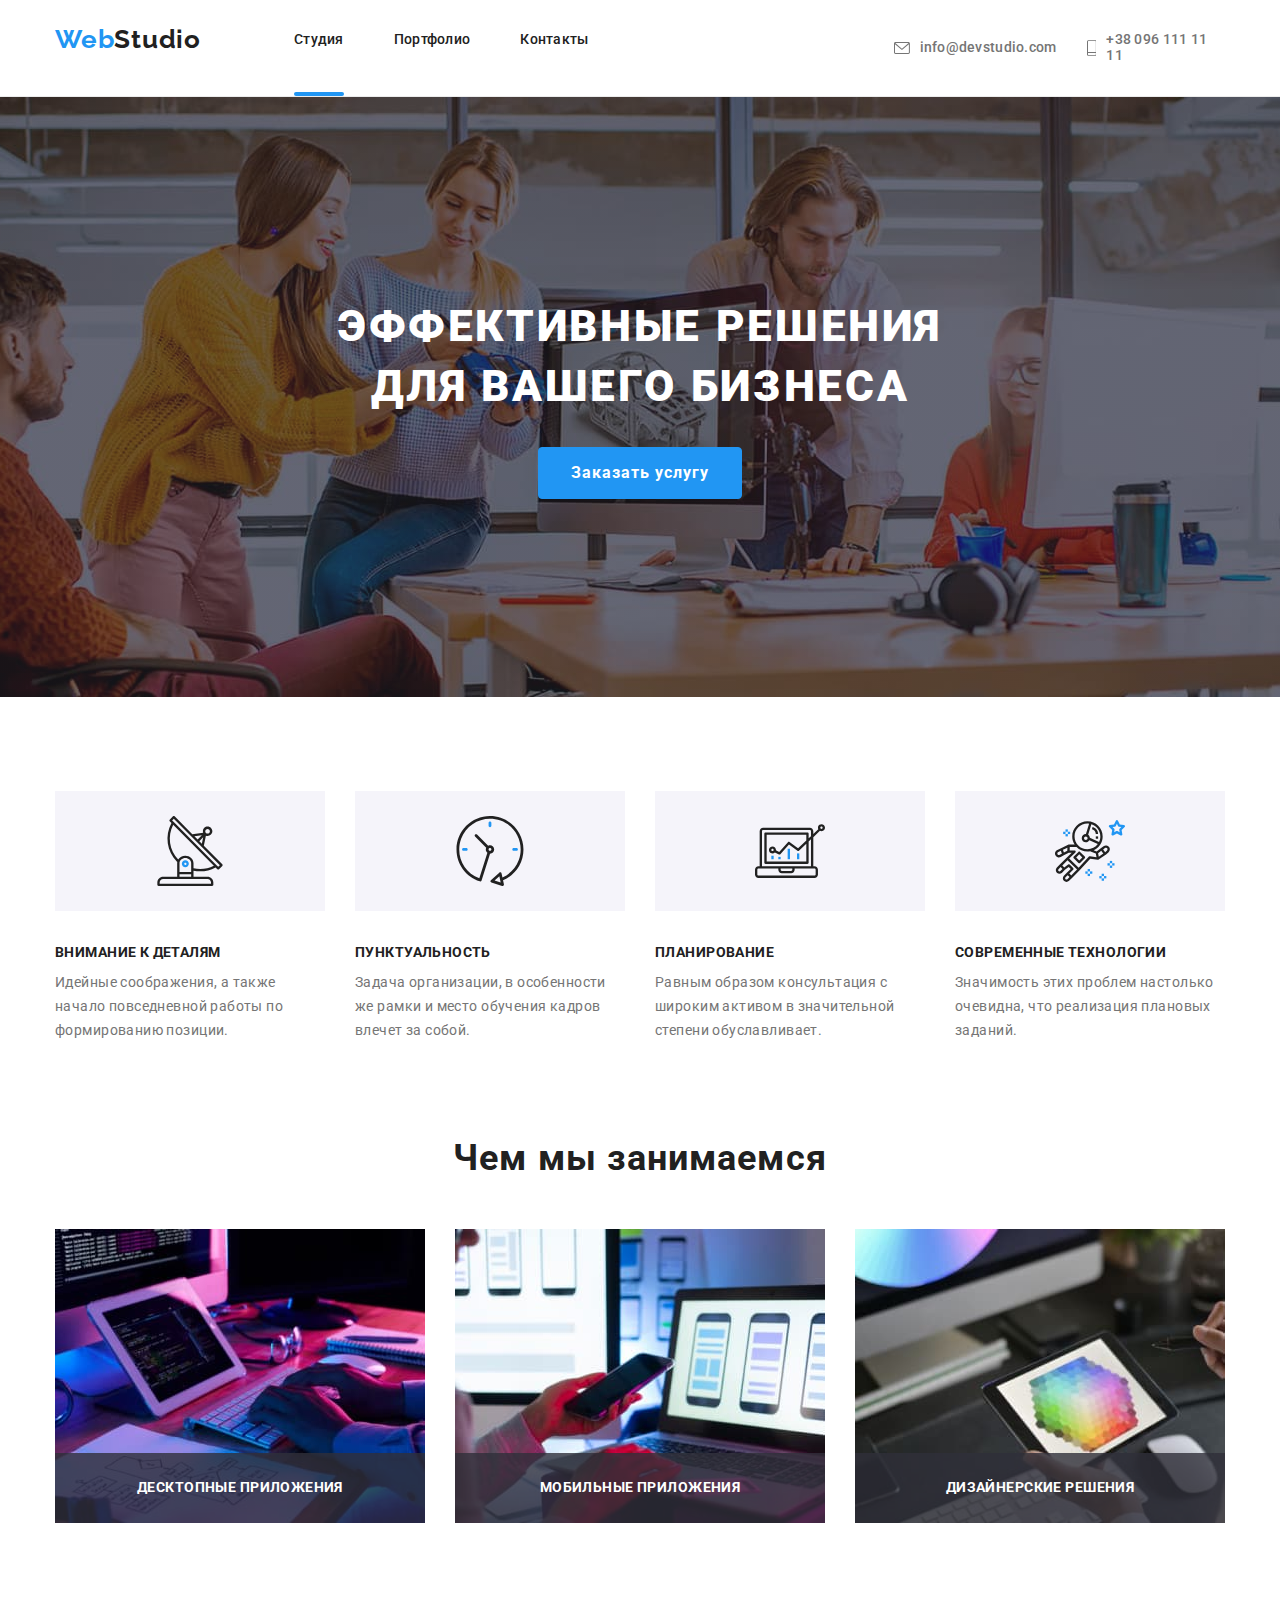
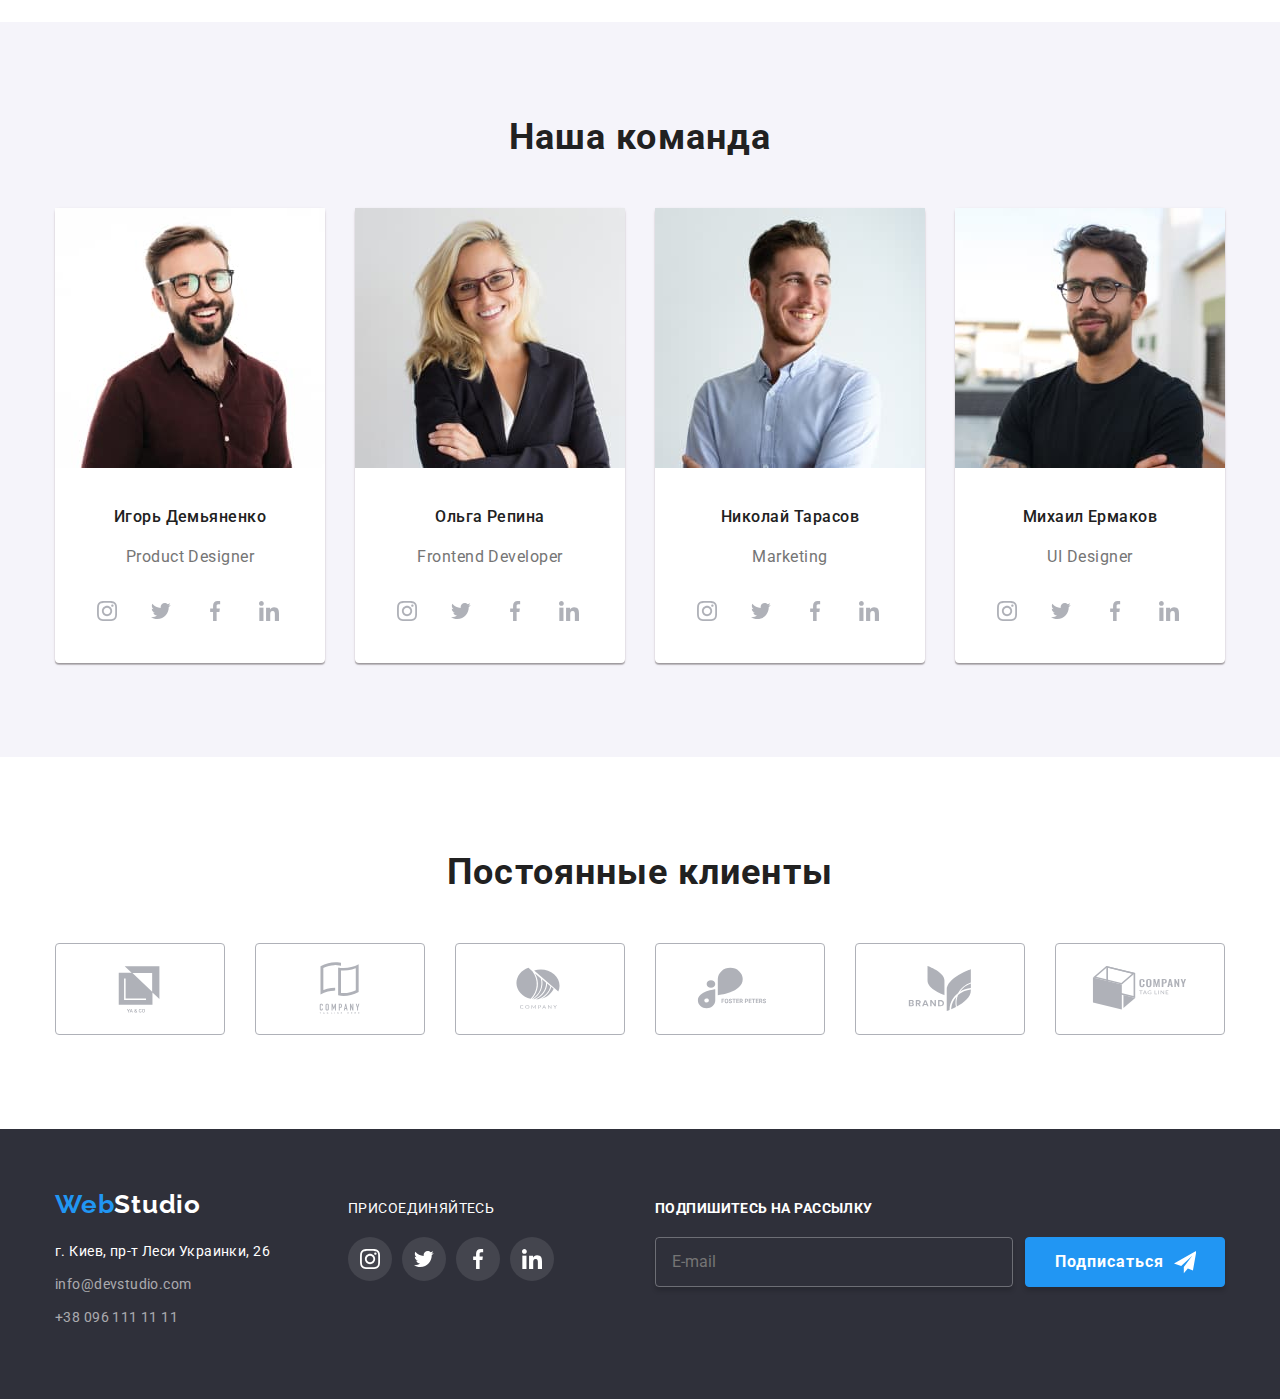
<file: index.html>
<!DOCTYPE html>
<html lang="ru">

<head>
    <meta charset="UTF-8">
    <meta http-equiv="X-UA-Compatible" content="IE=edge">
    <meta name="viewport" content="width=device-width, initial-scale=1.0">
    <title>My work</title>
    <link rel="preconnect" href="https://fonts.gstatic.com">
    <link
        href="https://fonts.googleapis.com/css2?family=Oleo+Script&family=Raleway:wght@700&family=Roboto:wght@400;500;700;900&display=swap"
        rel="stylesheet">
    <link rel="stylesheet" href="https://cdnjs.cloudflare.com/ajax/libs/modern-normalize/1.0.0/modern-normalize.css">
    <link rel="stylesheet" href="./css/main.css"/>
</head>

<body>
    <!-- Шапка сайта-->
    <header>
        <div class="cap">
            <div class="container">
                <nav class="main-nav">
                    <a lang="en" href="./index.html" class="logo">Web<samp class="color-two">Studio</samp></a>
                    <ul class="site-nav">
                        <li class="site-nav__iten"><a class="site-nav__link active" href="./index.html">Студия</a></li>
                        <li class="site-nav__iten"><a class="site-nav__link" href="./portfolio.html">Портфолио</a></li>
                        <li class="site-nav__iten"><a class="site-nav__link" href="./index.html">Контакты</a></li>
                    </ul>
                    <ul class="connection">
                        <li class="connection__with-us">
                            <a class="connection__contacts" href="mailto:info@devstudio.com">
                                <svg class="connection__svg-one">
                                    <use href="./icons/sprite.svg#icon-envelope"></use>
                                </svg>
                                info@devstudio.com</a>
                        </li>
                        <li class="connection__with-us">
                            <a class="connection__contacts call" href="tel:+380961111111">
                                <svg class="connection__svg-two">
                                    <use href="./icons/sprite.svg#icon-telefone"></use>
                                </svg>
                                +38 096 111 11 11</a>
                        </li>
                    </ul>
                </nav>
            </div>
        </div>
    </header>

    <!--Основний унікальний контент-->
    <main>
        <section class="hero hero__bgr-images">
            <div class="container">
                <h1 class="hero__title">Эффективные решения <br> для вашего бизнеса</h1>
                <button class="hero-button" type="button" data-modal-open>Заказать услугу</button>
            </div>
        </section>
        <section class="information">
            <div class="container">
                <ul class="quality">
                    <li class="quality__list quality__antenna">
                        <h2 class="quality__title">Внимание к деталям</h2>
                        <p class="quality__text">Идейные соображения, а также начало повседневной работы по формированию позиции.
                        </p>
                    </li>
                    <li class="quality__list quality__clock">
                        <h2 class="quality__title">Пунктуальность</h2>
                        <p class="quality__text">Задача организации, в особенности же рамки и место обучения кадров влечет за
                            собой.</p>
                    </li>
                    <li class="quality__list quality__diagram">
                        <h2 class="quality__title">Планирование</h2>
                        <p class="quality__text">Равным образом консультация с широким активом в значительной степени
                            обуславливает.</p>
                    </li>
                    <li class="quality__list quality__astronaut">
                        <h2 class="quality__title">Современные технологии</h2>
                        <p class="quality__text">Значимость этих проблем настолько очевидна, что реализация плановых заданий.</p>
                    </li>
                </ul>
            </div>
        </section>
        <section class="work">
            <div class="container">
                <h2 class="work__title">Чем мы занимаемся</h2>
                <ul class="activity">
                    <li class="activity__image">
                        <img src="./images/img.jpg" width="370" height="294" alt="Человек пишет код">
                        <div class="activity__text">
                            <p class="activity__paragraph">ДEСКТОПНЫЕ ПРИЛОЖЕНИЯ</p>
                        </div>
                    </li>
                    <li class="activity__image">
                        <img src="./images/img1.jpg" width="370" height="294" alt="Человек делает приложения">
                        <div class="activity__text">
                            <p class="activity__paragraph">МОБИЛЬНЫЕ ПРИЛОЖЕНИЯ</p>
                        </div>
                    </li>
                    <li class="activity__image">
                        <img src="./images/img2.jpg" width="370" height="294" alt="Человек вибирает цвет">
                        <div class="activity__text">
                            <p class="activity__paragraph">ДИЗАЙНЕРСКИЕ РЕШЕНИЯ</p>
                        </div>
                    </li>
                </ul>
            </div>
        </section>
        <section class="team">
            <div class="container">
                <h2 class="team__title">Наша команда</h2>
                <ul class="our-employees">
                    <li class="our-employees__best">
                        <img class="our-employees__images" src="./images/img4.jpg" width="270" height="260"
                            alt="Игорь Демьяненко">
                        <div class="our-employees__group">
                            <h3 class="our-employees__name">Игорь Демьяненко</h3>
                            <p class="our-employees__text">Product Designer</p>
                            <ul class="social">
                                <li class="social__icons">
                                    <a href="instagram" class="social__link" target="_blank"
                                        rel="noopener noreferrer">
                                        <svg class="social__svg">
                                            <use href="./icons/sprite.svg#icon-instagram"></use>
                                        </svg>
                                    </a>
                                </li>
                                <li class="social__icons">
                                    <a href="twitter" class="social__link" target="_blank"
                                        rel="noopener noreferrer">
                                        <svg class="social__svg">
                                            <use href="./icons/sprite.svg#icon-twitter"></use>
                                        </svg>
                                    </a>
                                </li>
                                <li class="social__icons">
                                    <a href="facebook" class="social__link" target="_blank"
                                        rel="noopener noreferrer">
                                        <svg class="social__svg">
                                            <use href="./icons/sprite.svg#icon-facebook"></use>
                                        </svg>
                                    </a>
                                </li>
                                <li class="social__icons">
                                    <a href="linkedin" class="social__link" target="_blank"
                                        rel="noopener noreferrer">
                                        <svg class="social__svg">
                                            <use href="./icons/sprite.svg#icon-linkedin"></use>
                                        </svg>
                                    </a>
                                </li>
                            </ul>
                        </div>
                    </li>
                    <li class="our-employees__best">
                        <img class="our-employees__images" src="./images/img5.jpg" width="270" height="260" alt="Ольга Репина">
                        <div class="our-employees__group">
                            <h3 class="our-employees__name">Ольга Репина</h3>
                            <p class="our-employees__text">Frontend Developer</p>
                            <ul class="social">
                                <li class="social__icons">
                                    <a href="instagram" class="social__link" target="_blank"
                                        rel="noopener noreferrer">
                                        <svg class="social__svg">
                                            <use href="./icons/sprite.svg#icon-instagram"></use>
                                        </svg>
                                    </a>
                                </li>
                                <li class="social__icons">
                                    <a href="twitter" class="social__link" target="_blank"
                                        rel="noopener noreferrer">
                                        <svg class="social__svg">
                                            <use href="./icons/sprite.svg#icon-twitter"></use>
                                        </svg>
                                    </a>
                                </li>
                                <li class="social__icons">
                                    <a href="facebook" class="social__link" target="_blank"
                                        rel="noopener noreferrer">
                                        <svg class="social__svg">
                                            <use href="./icons/sprite.svg#icon-facebook"></use>
                                        </svg>
                                    </a>
                                </li>
                                <li class="social__icons">
                                    <a href="linkedin" class="social__link" target="_blank"
                                        rel="noopener noreferrer">
                                        <svg class="social__svg">
                                            <use href="./icons/sprite.svg#icon-linkedin"></use>
                                        </svg>
                                    </a>
                                </li>
                            </ul>
                        </div>
                    </li>
                    <li class="our-employees__best">
                        <img class="our-employees__images" src="./images/img6.jpg" width="270" height="260" alt="Николай Тарасов">
                        <div class="our-employees__group">
                            <h3 class="our-employees__name">Николай Тарасов</h3>
                            <p class="our-employees__text">Marketing</p>
                            <ul class="social">
                                <li class="social__icons">
                                    <a href="instagram" class="social__link" target="_blank"
                                        rel="noopener noreferrer">
                                        <svg class="social__svg">
                                            <use href="./icons/sprite.svg#icon-instagram"></use>
                                        </svg>
                                    </a>
                                </li>
                                <li class="social__icons">
                                    <a href="twitter" class="social__link" target="_blank"
                                        rel="noopener noreferrer">
                                        <svg class="social__svg">
                                            <use href="./icons/sprite.svg#icon-twitter"></use>
                                        </svg>
                                    </a>
                                </li>
                                <li class="social__icons">
                                    <a href="facebook" class="social__link" target="_blank"
                                        rel="noopener noreferrer">
                                        <svg class="social__svg">
                                            <use href="./icons/sprite.svg#icon-facebook"></use>
                                        </svg>
                                    </a>
                                </li>
                                <li class="social__icons">
                                    <a href="linkedin" class="social__link" target="_blank"
                                        rel="noopener noreferrer">
                                        <svg class="social__svg">
                                            <use href="./icons/sprite.svg#icon-linkedin"></use>
                                        </svg>
                                    </a>
                                </li>
                            </ul>
                        </div>
                    </li>
                    <li class="our-employees__best">
                        <img class="our-employees__images" src="./images/img7.jpg" width="270" height="260" alt="Михаил Ермаков">
                        <div class="our-employees__group">
                            <h3 class="our-employees__name">Михаил Ермаков</h3>
                            <p class="our-employees__text">UI Designer</p>
                            <ul class="social">
                                <li class="social__icons">
                                    <a href="instagram" class="social__link" target="_blank"
                                        rel="noopener noreferrer">
                                        <svg class="social__svg">
                                            <use href="./icons/sprite.svg#icon-instagram"></use>
                                        </svg>
                                    </a>
                                </li>
                                <li class="social__icons">
                                    <a href="twitter" class="social__link" target="_blank"
                                        rel="noopener noreferrer">
                                        <svg class="social__svg">
                                            <use href="./icons/sprite.svg#icon-twitter"></use>
                                        </svg>
                                    </a>
                                </li>
                                <li class="social__icons">
                                    <a href="facebook" class="social__link" target="_blank"
                                        rel="noopener noreferrer">
                                        <svg class="social__svg">
                                            <use href="./icons/sprite.svg#icon-facebook"></use>
                                        </svg>
                                    </a>
                                </li>
                                <li class="social__icons">
                                    <a href="linkedin" class="social__link" target="_blank"
                                        rel="noopener noreferrer">
                                        <svg class="social__svg">
                                            <use href="./icons/sprite.svg#icon-linkedin"></use>
                                        </svg>
                                    </a>
                                </li>
                            </ul>
                        </div>
                    </li>
                </ul>
            </div>
        </section>
        <section class="clients">
            <div class="container">
                <h2 class="clients__title">Постоянные клиенты</h2>
                <ul class="clients-icons">
                    <li class="clients-icons__list">
                        <a href="clients" class="clients-icons__link" target="_blank" rel="noopener noreferrer">
                            <svg class="clients-icons__svg">
                                <use href="./icons/sprite.svg#icon-client1"></use>
                            </svg>
                        </a>
                    </li>
                    <li class="clients-icons__list">
                        <a href="clients" class="clients-icons__link" target="_blank" rel="noopener noreferrer">
                            <svg class="clients-icons__svg">
                                <use href="./icons/sprite.svg#icon-client2"></use>
                            </svg>
                        </a>
                    </li>
                    <li class="clients-icons__list">
                        <a href="clients" class="clients-icons__link" target="_blank" rel="noopener noreferrer">
                            <svg class="clients-icons__svg">
                                <use href="./icons/sprite.svg#icon-client3"></use>
                            </svg>
                        </a>
                    </li>
                    <li class="clients-icons__list">
                        <a href="clients" class="clients-icons__link" target="_blank" rel="noopener noreferrer">
                            <svg class="clients-icons__svg">
                                <use href="./icons/sprite.svg#icon-client4"></use>
                            </svg>
                        </a>
                    </li>
                    <li class="clients-icons__list">
                        <a href="clients" class="clients-icons__link" target="_blank" rel="noopener noreferrer">
                            <svg class="clients-icons__svg">
                                <use href="./icons/sprite.svg#icon-client5"></use>
                            </svg>
                        </a>
                    </li>
                    <li class="clients-icons__list">
                        <a href="clients" class="clients-icons__link" target="_blank" rel="noopener noreferrer">
                            <svg class="clients-icons__svg">
                                <use href="./icons/sprite.svg#icon-client6"></use>
                            </svg>
                        </a>
                    </li>
                </ul>
            </div>
        </section>
    </main>
    <!-- Футер-->
    <footer class="component">
        <div class="container box">
            <div class="box1">
                <a class="component-logo" lang="en" href="./index.html">Web<samp
                        class="color-two-logo">Studio</samp></a>
                <address>
                    <ul class="group-address">
                        <li><a href="https://goo.gl/maps/6wd2dHKVLpy6sEME6" class="group-address__map">г. Киев, пр-т Леси Украинки,
                                26</a></li>
                        <li><a href="mailto:info@devstudio.com" class="group-address__link">info@devstudio.com</a></li>
                        <li><a href="tel:+380961111111" class="group-address__link">+38 096 111 11 11</a></li>
                    </ul>
                </address>
            </div>
            <div class="box2">
                <p class="box2__paragraph">ПРИСОЕДИНЯЙТЕСЬ</p>
                    <div class="box-social">
                    <ul class="social-footer">
                        <li class="social-footer__list">
                            <a href="instagram" class="social-footer__link" target="_blank"
                                rel="noopener noreferrer">
                                <svg class="social-footer__svg">
                                    <use href="./icons/sprite.svg#icon-instagram"></use>
                                </svg>
                            </a>
                        </li>
                        <li class="social-footer__list">
                            <a href="twitter" class="social-footer__link" target="_blank"
                                rel="noopener noreferrer">
                                <svg class="social-footer__svg">
                                    <use href="./icons/sprite.svg#icon-twitter"></use>
                                </svg>
                            </a>
                        </li>
                        <li class="social-footer__list">
                            <a href="facebook" class="social-footer__link" target="_blank"
                                rel="noopener noreferrer">
                                <svg class="social-footer__svg">
                                    <use href="./icons/sprite.svg#icon-facebook"></use>
                                </svg>
                            </a>
                        </li>
                        <li class="social-footer__list">
                            <a href="linkedin" class="social-footer__link" target="_blank"
                                rel="noopener noreferrer">
                                <svg class="social-footer__svg">
                                    <use href="./icons/sprite.svg#icon-linkedin"></use>
                                </svg>
                            </a>
                        </li>
                    </ul>
                    </div>
            </div>
            <div class="block block__box3">
                <p class="block__paragraph">ПОДПИШИТЕСЬ НА РАССЫЛКУ</p>
                <form class="form-footer">
                    <input type="email" name="user-send" placeholder="E-mail" class="form-footer__input">
                    <button type="submit" class="form-footer__button">Подписаться
                        <svg class="form-footer__icon">
                            <use href="./icons/sprite.svg#icon-send"></use>
                        </svg>
                    </button>
                </form>
            </div>
        </div>
    </footer>

    <!-- Модальне вікно -->
    <div class="backdrop is-hidden" data-modal>
        <div class="modal">
            <button class="modal__button">
                <svg class="modal__svg" data-modal-close>
                    <use href="./icons/sprite.svg#icon-button-close"></use>
                </svg>
            </button>
                <form class="contact-form">
                    <p class="contact-form__paragraph">Оставьте свои данные, мы вам перезвоним</p>
                    <div class="contact-form__box">
                        <label for="name" class="contact-form__label">Имя</label>
                        <input type="text" name="user-name" id="name" pattern="^[a-zA-ZА-Яа-яЁё\s]+$" placeholder=" "
                            class="contact-form__field contact-form__invalid" />
                        <svg class="contact-form__icon">
                            <use href="./icons/sprite.svg#icon-person"></use>
                        </svg>
                    </div>
                    <div class="contact-form__box">
                        <label for="phone" class="contact-form__label">Телефон</label>
                        <input type="tel" name="user-phone" id="phone" pattern="[0-9]{10}" placeholder=" "
                            class="contact-form__field contact-form__invalid" />
                        <svg class="contact-form__icon">
                            <use href="./icons/sprite.svg#icon-phone"></use>
                        </svg>
                    </div>
                    <div class="contact-form__box">
                        <label for="mail" class="contact-form__label">Почта</label>
                        <input type="email" name="user-email" id="mail" placeholder=" " class="contact-form__field" />
                        <svg class="contact-form__icon">
                            <use href="./icons/sprite.svg#icon-email"></use>
                        </svg>
                    </div>
                    <div class="contact-form__box">
                        <label for="comments" class="contact-form__label">Комментарий</label>
                        <textarea name="user-message" id="comments" placeholder="Введите текст"
                            class="contact-form__mesagge"></textarea>
                    </div>
                    <div class="contact-form__box1">
                        <input type="checkbox" name="user-checkbox" id="checkbox" class="contact-form__checkbox">
                        <label for="checkbox" class="contact-form__checkbox-label">Соглашаюсь с рассылкой и принимаю <a href=""
                                class="contact-form-link">Условия договора</a></label>
                    </div>
                    <div class="contact-form__box2">
                        <button type="submit" class="contact-form__button">Отправить</button>
                    </div>
                </form>
        </div>
    </div>
    
    <script src="./js/modal.js"></script>

</body>

</html>
</file>
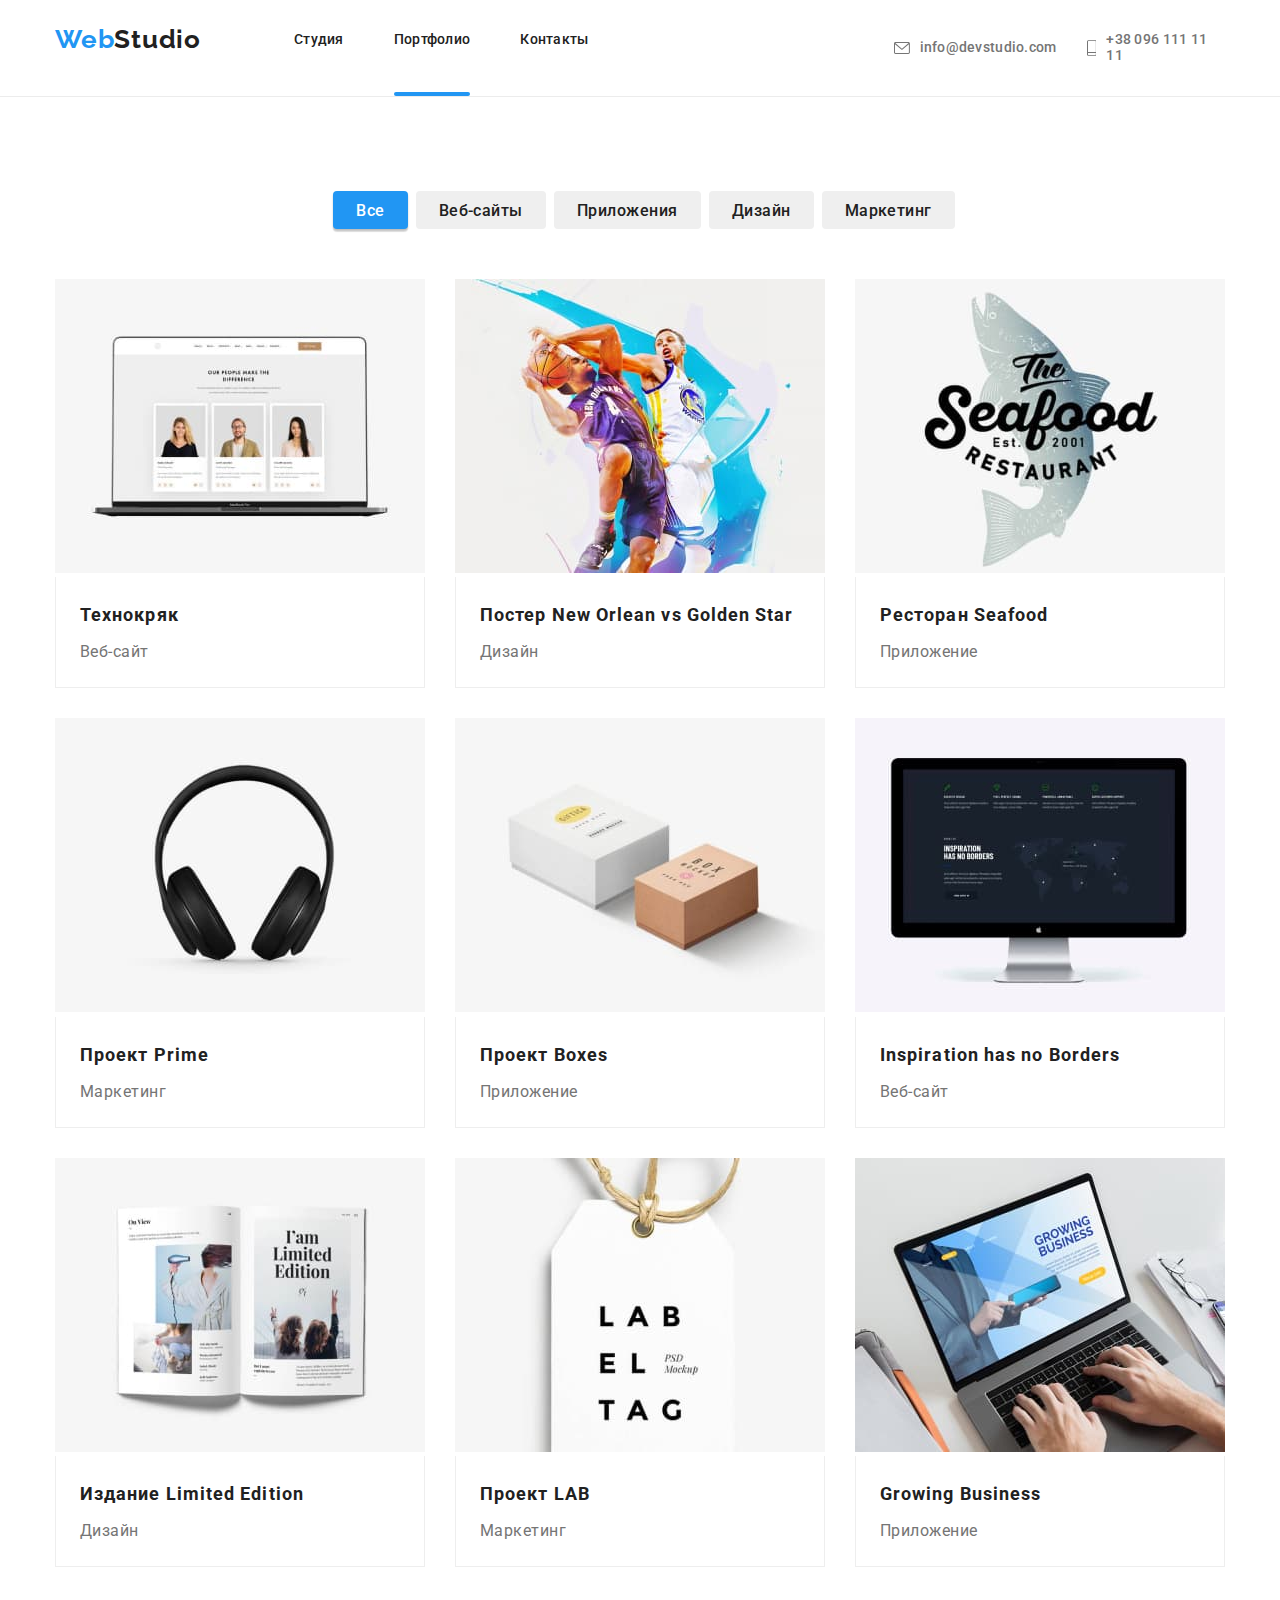
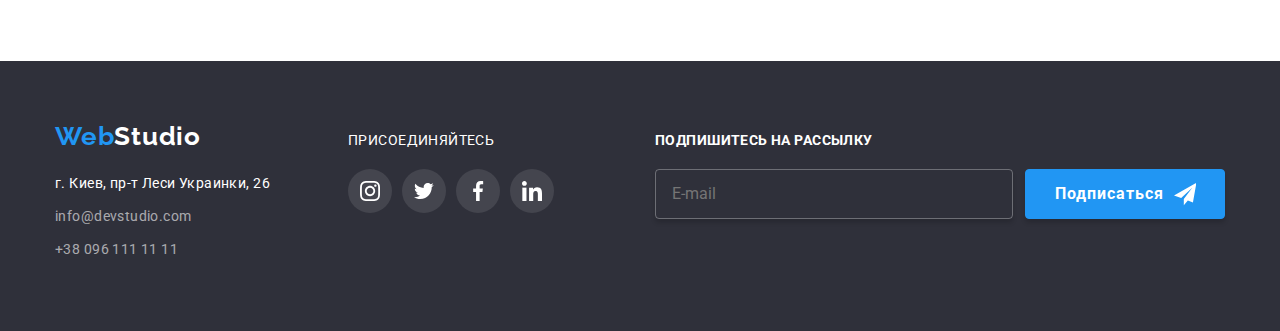
<file: portfolio.html>
<!DOCTYPE html>
<html lang="ru">

<head>
    <meta charset="UTF-8">
    <meta http-equiv="X-UA-Compatible" content="IE=edge">
    <meta name="viewport" content="width=device-width, initial-scale=1.0">
    <title>My work</title>
    <link rel="preconnect" href="https://fonts.gstatic.com">
    <link
        href="https://fonts.googleapis.com/css2?family=Oleo+Script&family=Raleway:wght@700&family=Roboto:wght@400;500;700;900&display=swap"
        rel="stylesheet">
    <link rel="stylesheet" href="https://cdnjs.cloudflare.com/ajax/libs/modern-normalize/1.0.0/modern-normalize.css">
    <link rel="stylesheet" href="./css/main.css" />
</head>

<body>
    <!-- Шапка сайта-->
    <header>
        <div class="cap">
            <div class="container">
                <nav class="main-nav">
                    <a lang="en" href="./index.html" class="logo">Web<samp class="color-two">Studio</samp></a>
                    <ul class="site-nav">
                        <li class="site-nav__iten"><a class="site-nav__link" href="./index.html">Студия</a></li>
                        <li class="site-nav__iten"><a class="site-nav__link active" href="./portfolio.html">Портфолио</a></li>
                        <li class="site-nav__iten"><a class="site-nav__link" href="./index.html">Контакты</a></li>
                    </ul>
                    <ul class="connection">
                        <li class="connection__with-us">
                            <a class="connection__contacts" href="mailto:info@devstudio.com">
                                <svg class="connection__svg-one">
                                    <use href="./icons/sprite.svg#icon-envelope"></use>
                                </svg>
                                info@devstudio.com</a>
                        </li>
                        <li class="connection__with-us">
                            <a class="connection__contacts call" href="tel:+380961111111">
                                <svg class="connection__svg-two">
                                    <use href="./icons/sprite.svg#icon-telefone"></use>
                                </svg>
                                +38 096 111 11 11</a>
                        </li>
                    </ul>
                </nav>
            </div>
        </div>
    </header>

    <!--Портфоліо-->
    <main>
        <section class="portfolio">
            <div class="container">
                <h1 class="portfolio__title">Портфолио</h1>
                <ul class="block block__list-buttons">
                    <li><button class="block__buttons-site block__one" type="button">Все</button></li>
                    <li><button class="block__buttons-site block__two" type="button">Веб-сайты</button></li>
                    <li><button class="block__buttons-site block__three" type="button">Приложения</button></li>
                    <li><button class="block__buttons-site block__four" type="button">Дизайн</button></li>
                    <li><button class="block__buttons-site block__five" type="button">Маркетинг</button></li>
                </ul>
                <ul class="projects">
                    <li class="projects__list">
                        <a tabindex="0" class="projects__link" href="./portfolio.html">
                            <div class="projects__box">
                                <img class="projects__picture" src="./images/img(0).jpg" width="370" height="294" alt="" />
                                <div class="projects__text">
                                    <p>Технокряк это современная площадка распространения коронавируса. Компании
                                        используют эту платформу для цифрового
                                        шпионажа и атак на защищённые сервера конкурентов.</p>
                                </div>
                            </div>
                            <div class="projects__review">
                                <h2>Технокряк</h2>
                                <p>Веб-сайт</p>
                            </div>
                        </a>
                    </li>
                    <li class="projects__list">
                        <a tabindex="0" class="projects__link" href="./portfolio.html">
                            <div class="projects__box">
                                <img class="projects__picture" src="./images/img(1).jpg" width="370" height="294" alt="" />
                                <div class="projects__text">
                                    <p>Технокряк это современная площадка распространения коронавируса. Компании
                                        используют эту платформу для цифрового
                                        шпионажа и атак на защищённые сервера конкурентов.</p>
                                </div>
                            </div>
                            <div class="projects__review">
                                <h2>Постер New Orlean vs Golden Star</h2>
                                <p>Дизайн</p>
                            </div>
                        </a>
                    </li>
                    <li class="projects__list">
                        <a tabindex="0" class="projects__link" href="./portfolio.html">
                            <div class="projects__box">
                                <img class="projects__picture" src="./images/img(2).jpg" width="370" height="294" alt="" />
                                <div class="projects__text">
                                    <p>Технокряк это современная площадка распространения коронавируса. Компании
                                        используют эту платформу для цифрового
                                        шпионажа и атак на защищённые сервера конкурентов.</p>
                                </div>
                            </div>
                            <div class="projects__review">
                                <h2>Ресторан Seafood</h2>
                                <p>Приложение</p>
                            </div>
                        </a>
                    </li>
                    <li class="projects__list">
                        <a tabindex="0" class="projects__link" href="./portfolio.html">
                            <div class="projects__box">
                                <img class="projects__picture" src="./images/img(3).jpg" width="370" height="294" alt="" />
                                <div class="projects__text">
                                    <p>Технокряк это современная площадка распространения коронавируса. Компании
                                        используют эту платформу для цифрового
                                        шпионажа и атак на защищённые сервера конкурентов.</p>
                                </div>
                            </div>
                            <div class="projects__review">
                                <h2>Проект Prime</h2>
                                <p>Маркетинг</p>
                            </div>
                        </a>
                    </li>
                    <li class="projects__list">
                        <a tabindex="0" class="projects__link" href="./portfolio.html">
                            <div class="projects__box">
                                <img class="projects__picture" src="./images/img(4).jpg" width="370" height="294" alt="" />
                                <div class="projects__text">
                                    <p>Технокряк это современная площадка распространения коронавируса. Компании
                                        используют эту платформу для цифрового
                                        шпионажа и атак на защищённые сервера конкурентов.</p>
                                </div>
                            </div>
                            <div class="projects__review">
                                <h2>Проект Boxes</h2>
                                <p>Приложение</p>
                            </div>
                        </a>
                    </li>
                    <li class="projects__list">
                        <a tabindex="0" class="projects__link" href="./portfolio.html">
                            <div class="projects__box">
                                <img class="projects__picture" src="./images/img(5).jpg" width="370" height="294" alt="" />
                                <div class="projects__text">
                                    <p>Технокряк это современная площадка распространения коронавируса. Компании
                                        используют эту платформу для цифрового
                                        шпионажа и атак на защищённые сервера конкурентов.</p>
                                </div>
                            </div>
                            <div class="projects__review">
                                <h2>Inspiration has no Borders</h2>
                                <p>Веб-сайт</p>
                            </div>
                        </a>
                    </li>
                    <li class="projects__list">
                        <a tabindex="0" class="projects__link" href="./portfolio.html">
                            <div class="projects__box">
                                <img class="projects__picture" src="./images/img(6).jpg" width="370" height="294" alt="" />
                                <div class="projects__text">
                                    <p>Технокряк это современная площадка распространения коронавируса. Компании
                                        используют эту платформу для цифрового
                                        шпионажа и атак на защищённые сервера конкурентов.</p>
                                </div>
                            </div>
                            <div class="projects__review">
                                <h2>Издание Limited Edition</h2>
                                <p>Дизайн</p>
                            </div>
                        </a>
                    </li>
                    <li class="projects__list">
                        <a tabindex="0" class="projects__link" href="./portfolio.html">
                            <div class="projects__box">
                                <img class="projects__picture" src="./images/img(7).jpg" width="370" height="294" alt="" />
                                <div class="projects__text">
                                    <p>Технокряк это современная площадка распространения коронавируса. Компании
                                        используют эту платформу для цифрового
                                        шпионажа и атак на защищённые сервера конкурентов.</p>
                                </div>
                            </div>
                            <div class="projects__review">
                                <h2>Проект LAB</h2>
                                <p>Маркетинг</p>
                            </div>
                        </a>
                    </li>
                    <li class="projects__list">
                        <a tabindex="0" class="projects__link" href="./portfolio.html">
                            <div class="projects__box">
                                <img class="projects__picture" src="./images/img(8).jpg" width="370" height="294" alt="" />
                                <div class="projects__text">
                                    <p>Технокряк это современная площадка распространения коронавируса. Компании
                                        используют эту платформу для цифрового
                                        шпионажа и атак на защищённые сервера конкурентов.</p>
                                </div>
                            </div>
                            <div class="projects__review">
                                <h2>Growing Business</h2>
                                <p>Приложение</p>
                            </div>
                        </a>
                    </li>
                </ul>
            </div>
        </section>
    </main>
    <!-- Футер-->
    <footer class="component">
        <div class="container box">
            <div class="box1">
                <a class="component-logo" lang="en" href="./index.html">Web<samp class="color-two-logo">Studio</samp></a>
                <address>
                    <ul class="group-address">
                        <li><a href="https://goo.gl/maps/6wd2dHKVLpy6sEME6" class="group-address__map">г. Киев, пр-т Леси
                                Украинки,
                                26</a></li>
                        <li><a href="mailto:info@devstudio.com" class="group-address__link">info@devstudio.com</a></li>
                        <li><a href="tel:+380961111111" class="group-address__link">+38 096 111 11 11</a></li>
                    </ul>
                </address>
            </div>
            <div class="box2">
                <p class="box2__paragraph">ПРИСОЕДИНЯЙТЕСЬ</p>
                <div class="box-social">
                <ul class="social-footer">
                    <li class="social-footer__list">
                        <a href="instagram" class="social-footer__link" target="_blank" rel="noopener noreferrer">
                            <svg class="social-footer__svg">
                                <use href="./icons/sprite.svg#icon-instagram"></use>
                            </svg>
                        </a>
                    </li>
                    <li class="social-footer__list">
                        <a href="twitter" class="social-footer__link" target="_blank" rel="noopener noreferrer">
                            <svg class="social-footer__svg">
                                <use href="./icons/sprite.svg#icon-twitter"></use>
                            </svg>
                        </a>
                    </li>
                    <li class="social-footer__list">
                        <a href="facebook" class="social-footer__link" target="_blank" rel="noopener noreferrer">
                            <svg class="social-footer__svg">
                                <use href="./icons/sprite.svg#icon-facebook"></use>
                            </svg>
                        </a>
                    </li>
                    <li class="social-footer__list">
                        <a href="linkedin" class="social-footer__link" target="_blank" rel="noopener noreferrer">
                            <svg class="social-footer__svg">
                                <use href="./icons/sprite.svg#icon-linkedin"></use>
                            </svg>
                        </a>
                    </li>
                </ul>
                </div>
            </div>
            <div class="block block__box3">
                <p class="block__paragraph">ПОДПИШИТЕСЬ НА РАССЫЛКУ</p>
                <form class="form-footer">
                    <input type="email" name="user-send" placeholder="E-mail" class="form-footer__input">
                    <button type="submit" class="form-footer__button">Подписаться
                        <svg class="form-footer__icon">
                            <use href="./icons/sprite.svg#icon-send"></use>
                        </svg>
                    </button>
                </form>
            </div>
        </div>
    </footer>

    <script src="./js/modal.js"></script>
</body>

</html>
</file>
<file: css/main.css>
:root {
  --basic-background-color: #ffffff;
  --additional-background-color: #2f303a;
  --basic-text-color: #212121;
  --additional-text-color: #757575;
  --additional-white-text-color: #ffffff;
  --hover-focus-color: #2196f3;
  --additional-hover-focus-color: #ffffff;
  --button-background-color: #2196f3;
  --button-border-color: #2196f3;
  --basic-logo-color: #2196f3;
  --fill-icons: rgba(255, 255, 255, 1);
}

html {
  box-sizing: border-box;
}

*,
*::before,
*::after {
  box-sizing: inherit;
}

body {
  margin: 0;
  font-family: Roboto, sans-serif;
  color: var(--basic-text-color);
  background-color: var(--basic-background-color);
}

ul {
  list-style: none;
  margin-top: 0;
  margin-bottom: 0;
}

.container {
  margin-left: auto;
  margin-right: auto;
  width: 1200px;
  padding-left: 15px;
  padding-right: 15px;
}

.cap {
  border-bottom: 1px solid #ececec;
}

.main-nav {
  display: flex;
}

.logo {
  display: block;
  padding-top: 24px;
  padding-bottom: 25px;
  text-decoration: none;
  color: var(--basic-logo-color);
  font-family: Raleway, sans-serif;
  font-weight: bold;
  font-size: 26px;
  line-height: 1.19;
  letter-spacing: 0.03em;
  transition-property: color, text-shadow;
  transition-duration: 250ms;
  transition-timing-function: cubic-bezier(0.4, 0, 0.2, 1);
}

.logo:hover, .logo:focus {
  color: #212121;
  text-shadow: 0px 4px 4px rgba(0, 0, 0, 0.25);
}

.logo:active {
  color: red;
}

.logo .color-two {
  color: var(--basic-text-color);
  font-family: Raleway, sans-serif;
  font-weight: bold;
  font-size: 26px;
  line-height: 1.19;
  letter-spacing: 0.03em;
}

.site-nav {
  display: flex;
  padding-left: 0px;
}

.site-nav__iten {
  display: block;
  position: relative;
  margin-bottom: 0px;
}

.site-nav__iten:first-child {
  margin-left: 93px;
}

.site-nav__iten + .site-nav__iten {
  margin-left: 50px;
}

.site-nav__link {
  display: inline-flex;
  padding-top: 32px;
  padding-bottom: 32px;
  color: var(--basic-text-color);
  font-weight: 500;
  font-size: 14px;
  line-height: 1.14;
  letter-spacing: 0.02em;
  text-decoration: none;
  transition-property: color, text-shadow;
  transition-duration: 250ms;
  transition-timing-function: cubic-bezier(0.4, 0, 0.2, 1);
}

.site-nav__link:hover, .site-nav__link:focus {
  color: var(--hover-focus-color);
  text-shadow: 0px 4px 4px rgba(0, 0, 0, 0.25);
}

.site-nav__link:active {
  color: red;
}

.site-nav .active:visited {
  color: var(--hover-focus-color);
}

.site-nav .active::after {
  position: absolute;
  content: "";
  display: block;
  width: 100%;
  height: 4px;
  bottom: 0;
  background-color: #2196f3;
  border-radius: 2px;
}

.connection {
  display: flex;
  padding-left: 0px;
}

.connection__with-us {
  display: inline-flex;
  align-items: center;
  color: var(--additional-text-color);
}

.connection__with-us:first-child {
  margin-left: 305px;
}

.connection__with-us + .connection__with-us {
  margin-left: 30px;
}

.connection__contacts {
  display: inline-flex;
  align-items: center;
  padding-top: 32px;
  padding-bottom: 32px;
  color: var(--additional-text-color);
  font-weight: 500;
  font-size: 14px;
  line-height: 1.14;
  letter-spacing: 0.02em;
  text-decoration: none;
  transition-property: color, text-shadow;
  transition-duration: 250ms;
  transition-timing-function: cubic-bezier(0.4, 0, 0.2, 1);
}

.connection__contacts:hover, .connection__contacts:focus {
  color: var(--hover-focus-color);
  text-shadow: 0px 4px 4px rgba(0, 0, 0, 0.25);
}

.connection__contacts:active {
  color: red;
}

.connection__svg-one {
  margin-right: 10px;
  width: 16px;
  height: 12px;
  cursor: pointer;
  fill: currentColor;
}

.connection__svg-two {
  margin-right: 10px;
  width: 10px;
  height: 16px;
  cursor: pointer;
  fill: currentColor;
}

.hero {
  padding-top: 200px;
  padding-bottom: 200px;
  text-align: center;
  background-color: var(--additional-background-color);
}

.hero__bgr-images {
  max-width: 1600px;
  height: 600px;
  margin-left: auto;
  margin-right: auto;
  border: 1px black;
  background-image: linear-gradient(rgba(47, 48, 58, 0.4), rgba(47, 48, 58, 0.4), rgba(47, 48, 58, 0.4)), url(../images/Imghero.jpg);
  background-size: cover;
  background-repeat: no-repeat;
  background-position: center;
}

.hero__title {
  margin-top: 0px;
  margin-bottom: 30px;
  color: var(--additional-white-text-color);
  font-weight: 900;
  font-size: 44px;
  line-height: 1.36;
  letter-spacing: 0.06em;
  text-transform: uppercase;
}

.hero-button {
  border: 1px solid var(--button-border-color);
  border-radius: 4px;
  padding: 10px 32px;
  display: inline-block;
  cursor: pointer;
  color: var(--additional-white-text-color);
  background-color: var(--button-background-color);
  font-weight: bold;
  font-size: 16px;
  line-height: 1.9;
  text-align: center;
  letter-spacing: 0.06em;
  transition-property: color;
  transition-duration: 250ms;
  transition-timing-function: cubic-bezier(0.4, 0, 0.2, 1);
}

.hero-button:hover, .hero-button:focus {
  color: var(--basic-text-color);
}

.hero-button:active {
  color: red;
}

.information {
  padding-top: 94px;
  padding-bottom: 94px;
}

.quality {
  display: flex;
  justify-content: space-between;
  padding-left: 0px;
}

.quality__list {
  width: 270px;
}

.quality__list::before {
  display: inline-block;
  content: "";
  width: 270px;
  height: 120px;
  margin-bottom: 30px;
  background-repeat: no-repeat;
  background-position: center;
  background-color: #f5f4fa;
}

.quality__antenna::before {
  background-image: url(../icons/antenna.svg);
}

.quality__clock::before {
  background-image: url(../icons/clock.svg);
}

.quality__diagram::before {
  background-image: url(../icons/diagram.svg);
}

.quality__astronaut::before {
  background-image: url(../icons/astronaut.svg);
}

.quality__list + .quality__list {
  margin-left: 30px;
}

.quality__title {
  margin-top: 0px;
  margin-bottom: 10px;
  color: var(--basic-text-color);
  font-weight: bold;
  font-size: 14px;
  line-height: 1.14;
  letter-spacing: 0.03em;
  text-transform: uppercase;
}

.quality__text {
  margin-top: 0px;
  margin-bottom: 0px;
  color: var(--additional-text-color);
  font-size: 14px;
  line-height: 1.71;
  letter-spacing: 0.03em;
}

.work {
  padding-bottom: 94px;
}

.work__title {
  margin-top: 0px;
  margin-bottom: 50px;
  color: var(--basic-text-color);
  font-weight: bold;
  font-size: 36px;
  line-height: 1.17;
  text-align: center;
  letter-spacing: 0.03em;
}

.activity {
  display: flex;
  padding-left: 0px;
}

.activity__image + .activity__image {
  margin-left: 30px;
}

.activity__image {
  position: relative;
}

.activity__text {
  display: flex;
  align-items: center;
  justify-content: center;
  position: absolute;
  top: 224px;
  right: 0;
  width: 100%;
  height: 70px;
  color: var(--basic-background-color);
  background-color: rgba(47, 48, 58, 0.8);
}

.activity__paragraph {
  margin-top: 0px;
  margin-bottom: 0px;
  font-size: 14px;
  line-height: 1.14;
  letter-spacing: 0.03em;
  font-weight: bold;
}

.team {
  padding-top: 94px;
  padding-bottom: 94px;
  background-color: #f5f4fa;
}

.team__title {
  margin-top: 0px;
  margin-bottom: 50px;
  color: var(--basic-text-color);
  font-weight: bold;
  font-size: 36px;
  line-height: 1.17;
  text-align: center;
  letter-spacing: 0.03em;
}

.our-employees {
  display: flex;
  padding: 0px;
}

.our-employees__best {
  background-color: var(--basic-background-color);
  box-shadow: 0px 2px 1px rgba(0, 0, 0, 0.2), 0px 1px 1px rgba(0, 0, 0, 0.14), 0px 1px 3px rgba(70, 3, 3, 0.12);
  border-radius: 4px;
}

.our-employees__best + .our-employees__best {
  margin-left: 30px;
}

.our-employees__group {
  padding: 30px;
}

.our-employees__name {
  display: flex;
  justify-content: center;
  margin-top: auto;
  margin-bottom: 10px;
  color: var(--basic-text-color);
  font-weight: 500;
  font-size: 16px;
  line-height: 1.9;
  letter-spacing: 0.03em;
}

.our-employees__text {
  display: flex;
  padding-top: 0px;
  margin-top: 0px;
  margin-bottom: 16px;
  justify-content: center;
  color: var(--additional-text-color);
  font-size: 16px;
  line-height: 1.9;
  letter-spacing: 0.03em;
}

.social {
  display: inline-flex;
  padding-left: 0px;
}

.social__icons {
  background-color: var(--basic-background-color);
}

.social__icons:not(:last-child) {
  margin-right: 10px;
}

.social__link {
  display: flex;
  align-items: center;
  justify-content: center;
  width: 44px;
  height: 44px;
  border-radius: 50%;
  transition-property: background-color;
  transition-duration: 250ms;
  transition-timing-function: cubic-bezier(0.4, 0, 0.2, 1);
}

.social__link:hover, .social__link:focus {
  background-color: var(--hover-focus-color);
}

.social__svg {
  width: 20px;
  height: 20px;
  fill: #afb1b8;
  transition-property: fill;
  transition-duration: 250ms;
  transition-timing-function: cubic-bezier(0.4, 0, 0.2, 1);
}

.social__link:hover .social__svg,
.social__link:focus .social__svg {
  fill: var(--fill-icons);
}

.clients {
  padding-top: 94px;
  padding-bottom: 94px;
  padding-left: auto;
  padding-right: auto;
}

.clients__title {
  margin-top: 0px;
  margin-bottom: 50px;
  color: var(--basic-text-color);
  font-weight: bold;
  font-size: 36px;
  line-height: 1.17;
  text-align: center;
  letter-spacing: 0.03em;
}

.clients-icons {
  display: inline-flex;
  padding-left: 0px;
}

.clients-icons__list:not(:last-child) {
  margin-right: 30px;
}

.clients-icons__link {
  display: flex;
  align-items: center;
  justify-content: center;
  width: 170px;
  height: 92px;
  border: 1px solid #afb1b8;
  border-radius: 4px;
  transition-property: border;
  transition-duration: 250ms;
  transition-timing-function: cubic-bezier(0.4, 0, 0.2, 1);
}

.clients-icons__link:hover, .clients-icons__link:focus {
  border: 1px solid #2196f3;
}

.clients-icons__svg {
  width: 106px;
  height: 60px;
  fill: #afb1b8;
  transition-property: fill;
  transition-duration: 250ms;
  transition-timing-function: cubic-bezier(0.4, 0, 0.2, 1);
}

.clients-icons__link:hover .clients-icons__svg,
.clients-icons__link:focus .clients-icons__svg {
  fill: #2196f3;
}

.component {
  padding-top: 60px;
  padding-bottom: 60px;
  background-color: var(--additional-background-color);
}

.box {
  display: flex;
  align-items: baseline;
  justify-content: space-between;
}

.box1 {
  flex-direction: column;
  align-items: baseline;
}

.box2 {
  flex-direction: column;
  align-items: baseline;
  margin-left: 70px;
}

.box2__paragraph {
  display: inline-flex;
  margin-bottom: 20px;
  margin-top: 0px;
  color: var(--additional-white-text-color);
  font-style: bold;
  font-size: 14px;
  line-height: 1.14;
  letter-spacing: 0.03em;
  text-decoration: none;
}

.box-social {
  flex-direction: column;
}

.block__box3 {
  display: inline-block;
  margin-left: 93px;
  width: 570px;
}

.block__paragraph {
  display: inline-flex;
  margin-top: 0px;
  margin-bottom: 20px;
  font-weight: bold;
  font-size: 14px;
  line-height: 1.14;
  letter-spacing: 0.03em;
  color: var(--additional-white-text-color);
}

.component-logo {
  display: inline-block;
  margin-bottom: 20px;
  color: var(--basic-logo-color);
  font-family: Raleway, sans-serif;
  font-weight: bold;
  font-size: 26px;
  line-height: 1.19;
  letter-spacing: 0.03em;
  text-decoration: none;
  transition-property: color;
  transition-duration: 250ms;
  transition-timing-function: cubic-bezier(0.4, 0, 0.2, 1);
}

.component-logo:hover, .component-logo:focus {
  color: var(--additional-hover-focus-color);
}

.component-logo:active {
  color: red;
}

.color-two-logo {
  color: var(--additional-white-text-color);
  font-family: Raleway, sans-serif;
  font-weight: bold;
  font-size: 26px;
  line-height: 1.19;
  letter-spacing: 0.03em;
}

.group-address {
  padding-left: 0px;
}

.group-address__map {
  display: inline-block;
  margin-bottom: 9px;
  color: var(--additional-white-text-color);
  font-size: 14px;
  line-height: 1.71;
  letter-spacing: 0.03em;
  text-decoration: none;
  font-style: normal;
  transition-property: color;
  transition-duration: 250ms;
  transition-timing-function: cubic-bezier(0.4, 0, 0.2, 1);
}

.group-address__map:hover, .group-address__map:focus {
  color: var(--hover-focus-color);
}

.group-address__map:active {
  color: red;
}

.group-address__link {
  display: inline-block;
  margin-bottom: 9px;
  color: rgba(255, 255, 255, 0.6);
  font-size: 14px;
  line-height: 1.71;
  letter-spacing: 0.03em;
  text-decoration: none;
  font-style: normal;
  transition-property: color;
  transition-duration: 250ms;
  transition-timing-function: cubic-bezier(0.4, 0, 0.2, 1);
}

.group-address__link:hover, .group-address__link:focus {
  color: var(--hover-focus-color);
}

.group-address__link:active {
  color: red;
}

.social-footer {
  display: inline-flex;
  padding-left: 0px;
}

.social-footer__list:not(:last-child) {
  margin-right: 10px;
}

.social-footer__link {
  display: flex;
  align-items: center;
  justify-content: center;
  width: 44px;
  height: 44px;
  border-radius: 50%;
  background-color: rgba(255, 255, 255, 0.1);
  transition-property: background-color;
  transition-duration: 250ms;
  transition-timing-function: cubic-bezier(0.4, 0, 0.2, 1);
}

.social-footer__link:hover, .social-footer__link:focus {
  background-color: var(--hover-focus-color);
}

.social-footer__svg {
  width: 20px;
  height: 20px;
  fill: var(--fill-icons);
}

.form-footer {
  display: flex;
  justify-content: space-between;
  width: 570px;
  height: 50px;
}

.form-footer__input {
  width: 358px;
  height: 50px;
  padding-left: 16px;
  padding-top: 15px;
  padding-bottom: 15px;
  border: 1px solid rgba(255, 255, 255, 0.3);
  border-radius: 4px;
  box-shadow: 0px 4px 4px rgba(0, 0, 0, 0.15);
  background-color: transparent;
  outline: none;
  color: rgba(255, 255, 255, 0.3);
  transition-property: border, box-shadow;
  transition-duration: 250ms;
  transition-timing-function: cubic-bezier(0.4, 0, 0.2, 1);
}

.form-footer__input:focus {
  border: 1px solid var(--hover-focus-color);
  box-shadow: 0px 4px 4px rgba(0, 0, 0, 0.15);
}

.form-footer__button {
  display: inline-flex;
  align-items: center;
  width: 200px;
  height: 50px;
  border: 1px solid var(--button-border-color);
  margin-left: 12px;
  padding: 10px 28px 10px 29px;
  border-radius: 4px;
  box-shadow: 0px 4px 4px rgba(0, 0, 0, 0.15);
  cursor: pointer;
  color: var(--additional-white-text-color);
  background-color: var(--button-background-color);
  font-weight: bold;
  font-size: 16px;
  line-height: 1.875;
  text-align: center;
  letter-spacing: 0.06em;
}

.form-footer__icon {
  width: 24px;
  height: 24px;
  margin-left: 10px;
  fill: var(--fill-icons);
}

.portfolio {
  padding-top: 94px;
  padding-bottom: 94px;
}

.portfolio__title {
  display: none;
  margin-top: 0px;
  margin-bottom: 50px;
  color: var(--basic-text-color);
  font-weight: bold;
  font-size: 36px;
  line-height: 1.17;
  text-align: center;
  letter-spacing: 0.03em;
}

.block__list-buttons {
  justify-content: center;
  display: flex;
  margin-bottom: 50px;
  padding-left: 0px;
}

.block__buttons-site {
  border-radius: 4px;
  border: 1px solid transparent;
  padding: 6px 22px;
  cursor: pointer;
  color: var(--basic-text-color);
  font-weight: 500;
  font-size: 16px;
  line-height: 1.62;
  text-align: center;
  letter-spacing: 0.03em;
  transition-property: color, background-color, box-shadow;
  transition-duration: 250ms;
  transition-timing-function: cubic-bezier(0.4, 0, 0.2, 1);
}

.block__buttons-site:nth-child(-n + 4) {
  margin-left: 8px;
}

.block__buttons-site:hover, .block__buttons-site:focus {
  color: white;
  background-color: var(--hover-focus-color);
  box-shadow: 0px 2px 2px rgba(0, 0, 0, 0.12), 0px 1px 2px rgba(0, 0, 0, 0.08), 0px 3px 1px rgba(0, 0, 0, 0.1);
}

.block__buttons-site:active {
  color: red;
}

.block__one {
  min-width: 73px;
  height: 38px;
  color: white;
  background-color: var(--hover-focus-color);
  box-shadow: 0px 2px 2px rgba(0, 0, 0, 0.12), 0px 1px 2px rgba(0, 0, 0, 0.08), 0px 3px 1px rgba(0, 0, 0, 0.1);
}

.block__two {
  min-width: 128px;
  height: 38px;
}

.block__three {
  min-width: 145px;
  height: 38px;
}

.block__four {
  min-width: 103px;
  height: 38px;
}

.block__five {
  min-width: 130px;
  height: 38px;
}

.projects {
  display: flex;
  flex-wrap: wrap;
  padding-left: 0px;
}

.projects__list {
  display: block;
  width: 370px;
  margin-right: 30px;
  margin-bottom: 30px;
}

.projects__list:nth-child(3n) {
  margin-right: 0px;
}

.projects__list:nth-last-child(-n + 3) {
  margin-bottom: 0px;
}

.projects__link {
  display: block;
  text-decoration: none;
  transition-property: box-shadow;
  transition-duration: 250ms;
  transition-timing-function: cubic-bezier(0.4, 0, 0.2, 1);
}

.projects__link:hover, .projects__link:focus {
  box-shadow: 1px 4px 6px rgba(0, 0, 0, 0.16), 0px 4px 4px rgba(0, 0, 0, 0.06), 0px 1px 1px rgba(0, 0, 0, 0.12);
}

.projects__box {
  overflow: hidden;
  position: relative;
}

.projects__text {
  display: inline-block;
  position: absolute;
  content: "";
  width: 100%;
  height: 100%;
  left: 0;
  bottom: 0;
  background-color: rgba(33, 150, 243, 0.9);
  opacity: 0;
  transform: translateY(100%);
  transition-property: transform;
  transition-duration: 250ms;
  transition-timing-function: cubic-bezier(0.4, 0, 0.2, 1);
}

.projects__link:hover .projects__text,
.projects__link:focus .projects__text {
  transform: translateY(0);
  opacity: 1;
}

.projects__text p {
  display: flex;
  justify-content: center;
  font-style: Regular;
  font-size: 18px;
  line-height: 1.555;
  letter-spacing: 0.03em;
  position: absolute;
  width: 322px;
  height: 168px;
  top: 63px;
  bottom: 63px;
  left: 24px;
  right: 24px;
  color: var(--additional-white-text-color);
}

.projects__picture {
  margin-bottom: 0px;
  padding-bottom: 0px;
}

.projects__review {
  padding: 20px 24px;
  border-top: 0px;
  border-left: 1px solid #eeeeee;
  border-right: 1px solid #eeeeee;
  border-bottom: 1px solid #eeeeee;
}

.projects__review h2 {
  margin-top: 0px;
  margin-bottom: 4px;
  color: var(--basic-text-color);
  font-weight: bold;
  font-size: 18px;
  line-height: 2;
  letter-spacing: 0.06em;
}

.projects__review p {
  margin-top: 0px;
  margin-bottom: 0px;
  color: var(--additional-text-color);
  font-size: 16px;
  line-height: 1.87;
  letter-spacing: 0.03em;
}

.backdrop {
  position: fixed;
  top: 0;
  left: 0;
  width: 100%;
  height: 100%;
  background-color: rgba(0, 0, 0, 0.2);
  opacity: 1;
  transition: opacity 250ms cubic-bezier(0.4, 0, 0.2, 1);
}

.backdrop.is-hidden {
  opacity: 0;
  pointer-events: none;
}

.modal {
  position: absolute;
  top: 50%;
  left: 50%;
  right: auto;
  bottom: auto;
  transform: translate(-50%, -50%);
  padding: 40px 40px;
  width: 528px;
  height: 581px;
  background-color: var(--basic-background-color);
}

.modal__button {
  position: absolute;
  right: 8px;
  top: 8px;
  display: flex;
  justify-content: center;
  align-items: center;
  width: 30px;
  height: 30px;
  border-radius: 50%;
  border: 1px solid rgba(0, 0, 0, 0.1);
  cursor: pointer;
}

.modal__svg {
  width: 18px;
  height: 18px;
  transition-property: fill;
  transition-duration: 250ms;
  transition-timing-function: cubic-bezier(0.4, 0, 0.2, 1);
}

.modal__button:focus .modal__svg {
  fill: var(--hover-focus-color);
}

.contact-form {
  width: 448px;
  min-height: 342px;
}

.contact-form__paragraph {
  display: inline-flex;
  width: 448px;
  margin: 0px 0px 12px 0px;
  font-weight: bold;
  font-size: 20px;
  line-height: 1.15;
  letter-spacing: 0.03em;
  color: var(--basic-text-color);
}

.contact-form__box + .contact-form__box {
  margin-top: 10px;
}

.contact-form__box {
  position: relative;
}

.contact-form__label {
  color: #757575;
  font-size: 12px;
  line-height: 1.17;
  letter-spacing: 0.01em;
}

.contact-form__icon {
  position: absolute;
  bottom: 11px;
  left: 12px;
  width: 18px;
  height: 18px;
  transition-property: fill;
  transition-duration: 250ms;
  transition-timing-function: cubic-bezier(0.4, 0, 0.2, 1);
}

.contact-form__field:focus + .contact-form__icon {
  fill: var(--hover-focus-color);
}

.contact-form__field {
  padding-left: 42px;
  margin-top: 4px;
  width: 100%;
  height: 40px;
  border: 1px solid rgba(33, 33, 33, 0.2);
  border-radius: 4px;
  outline: none;
  color: #757575;
  transition-property: border;
  transition-duration: 250ms;
  transition-timing-function: cubic-bezier(0.4, 0, 0.2, 1);
}

.contact-form__field:focus {
  border: 1px solid var(--hover-focus-color);
}

.contact-form__invalid:invalid {
  border: 1px solid red;
}

.contact-form__mesagge {
  width: 100%;
  height: 120px;
  margin-top: 4px;
  padding: 12px 16px;
  border: 1px solid rgba(33, 33, 33, 0.2);
  border-radius: 4px;
  outline: none;
  color: #757575;
  transition-property: border;
  transition-duration: 250ms;
  transition-timing-function: cubic-bezier(0.4, 0, 0.2, 1);
}

.contact-form__mesagge:focus {
  border: 1px solid var(--hover-focus-color);
}

.contact-form__mesagge::placeholder {
  color: rgba(117, 117, 117, 0.5);
}

.contact-form__checkbox {
  opacity: 0;
}

.contact-form__checkbox-label {
  display: inline-flex;
  align-items: center;
  margin-top: 20px;
  font-size: 14px;
  line-height: 1.71;
  letter-spacing: 0.03em;
  text-align: justify;
  cursor: pointer;
}

.contact-form__checkbox-label::before {
  display: inline-block;
  content: "";
  width: 16px;
  height: 15px;
  margin-right: 7px;
  background-color: var(--basic-background-color);
  border: 1px solid #212121;
  border-radius: 1px;
}

.contact-form__checkbox:checked + .contact-form__checkbox-label::before {
  background-image: url(../icons/vector.svg);
  background-repeat: no-repeat;
  background-position: center;
  background-size: contain;
  background-color: var(--hover-focus-color);
  border-color: var(--hover-focus-color);
  box-shadow: 0px 4px 4px rgba(0, 0, 0, 0.25);
}

.contact-form__checkbox:focus + .contact-form__checkbox-label::before {
  border-color: var(--hover-focus-color);
  box-shadow: 0px 4px 4px rgba(0, 0, 0, 0.25);
}

.contact-form__checkbox-label .contact-form-link {
  margin-left: 7px;
  color: #2196f3;
}

.contact-form__box2 {
  display: flex;
  justify-content: center;
}

.contact-form__button {
  display: inline-block;
  width: 200px;
  height: 50px;
  padding: 10px 55px 10px 56px;
  margin-top: 30px;
  border: none;
  border-radius: 4px;
  box-shadow: 0px 4px 4px rgba(0, 0, 0, 0.25);
  cursor: pointer;
  color: var(--additional-white-text-color);
  background-color: var(--button-background-color);
  font-weight: bold;
  font-size: 16px;
  line-height: 1.875;
  text-align: center;
  letter-spacing: 0.06em;
}
/*# sourceMappingURL=main.css.map */
</file>
